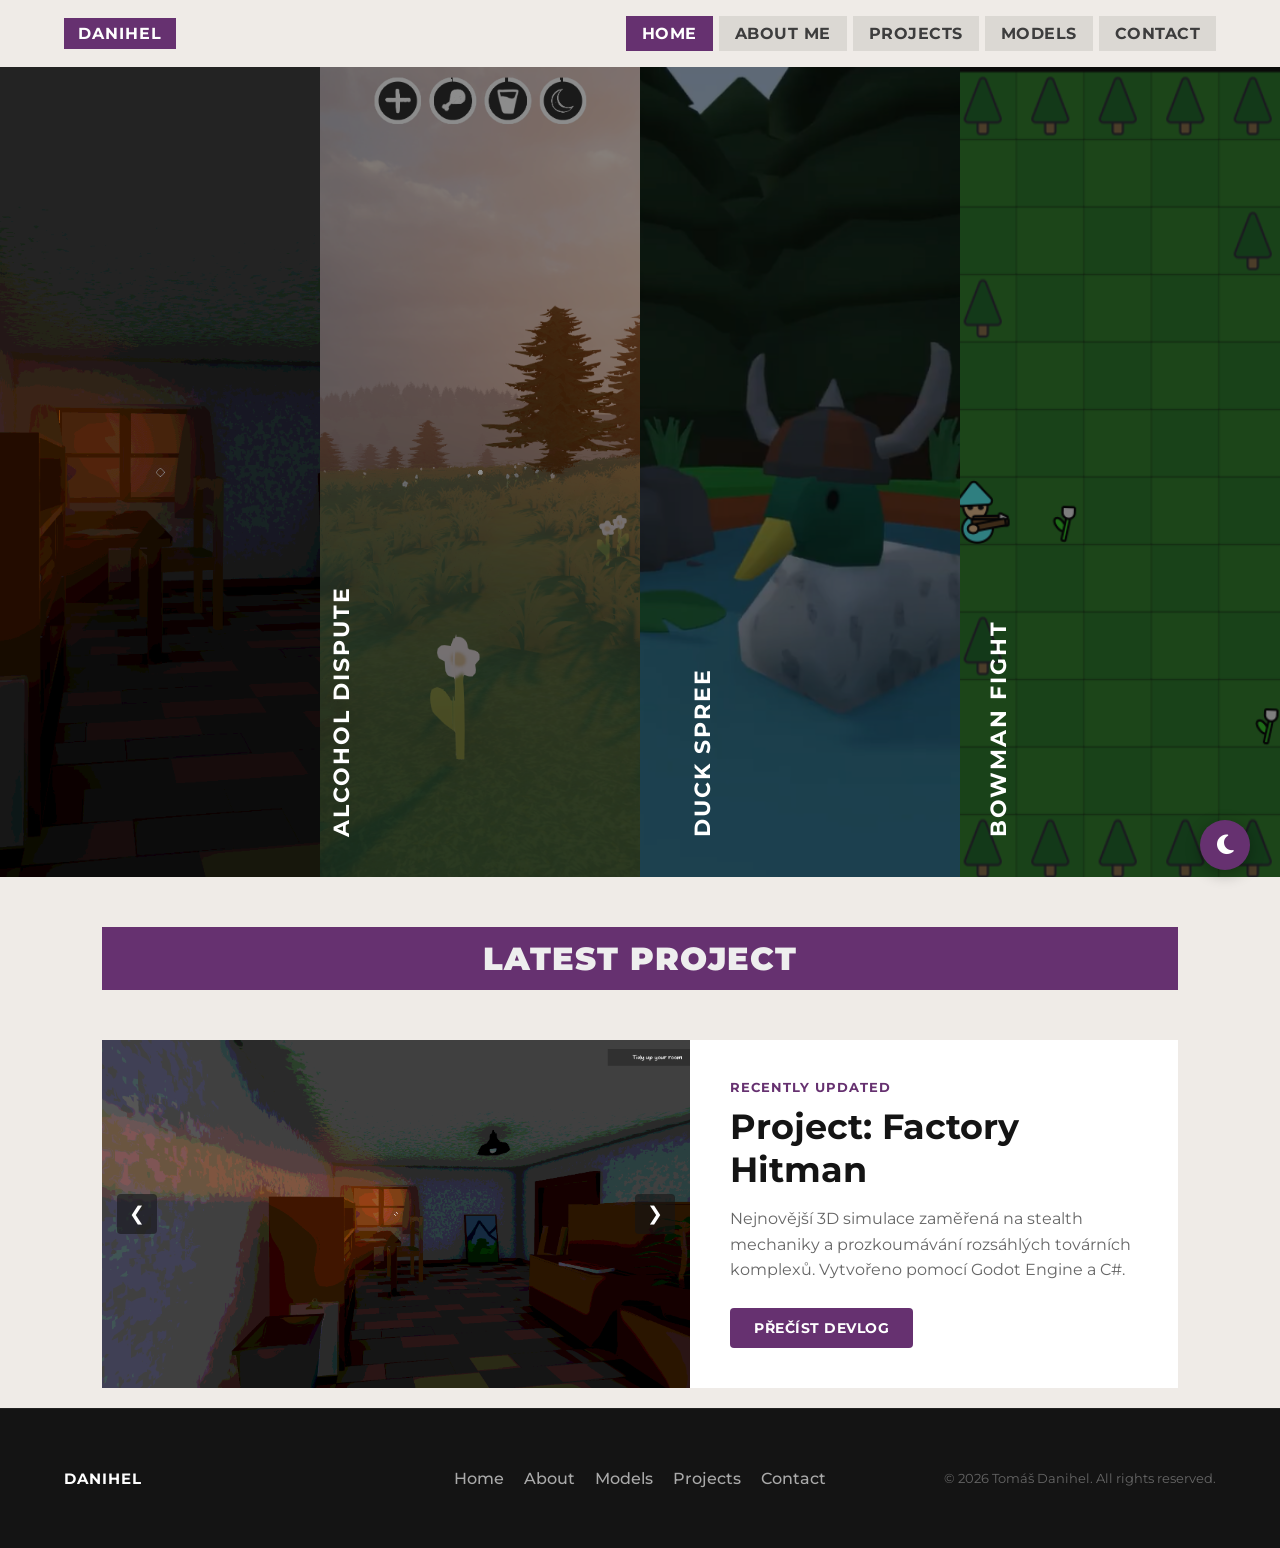
<file: index.html>
<!DOCTYPE html>
<html lang="en">
<head>
    <meta charset="UTF-8">
    <meta name="viewport" content="width=device-width, initial-scale=1.0">
    <link href="https://fonts.googleapis.com/css2?family=Montserrat:wght@100;300;400;500;700;900&display=swap" rel="stylesheet">
    <link rel="stylesheet" href="https://cdnjs.cloudflare.com/ajax/libs/font-awesome/6.4.0/css/all.min.css">
    <link rel="stylesheet" href="styles.css">
    <title>Tomáš Danihel - Home</title>
</head>
<body>
    <header>
        <nav>
            <div><a href="index.html" class="brand-logo">DANIHEL</a></div>
            <button class="mobile-menu-btn" onclick="toggleMobileMenu()">
                <i class="fa-solid fa-bars" id="menu-icon"></i>
            </button>
            <div class="nav-links" id="nav-links">
                <a href="index.html" class="nav-btn active">HOME</a>
                <a href="about.html" class="nav-btn">ABOUT ME</a>
                <a href="projects.html" class="nav-btn">PROJECTS</a>
                <a href="worlds.html" class="nav-btn">MODELS</a>
                <a href="contact.html" class="nav-btn">CONTACT</a>
            </div>
        </nav>
    </header>

    <main>
        <div class="accordion-container">
            <div class="panel" style="background-image: url('hitman.png');" onclick="window.location.href='project.html?id=palenka'">
                <h3 class="panel-title-vertical">Project: Factory Hitman</h3>
                <div class="panel-content">
                    <h2>Project: Factory Hitman</h2>
                    <p>3D simulace z českého venkova (Godot / C#)</p>
                    <a href="project.html?id=palenka" class="cta-button">MORE</a>
                </div>
            </div>

            <div class="panel" style="background-image: url('palenka.png');" onclick="window.location.href='project.html?id=eatortoss'">
                <h3 class="panel-title-vertical">Alcohol Dispute</h3>
                <div class="panel-content">
                    <h2>Alcohol Dispute</h2>
                    <p>Webová aplikace pro sledování trvanlivosti potravin.</p>
                    <a href="project.html?id=eatortoss" class="cta-button">MORE</a>
                </div>
            </div>

            <div class="panel" style="background-image: url('duck.png');" onclick="window.location.href='project.html?id=ducking'">
                <h3 class="panel-title-vertical">Duck Spree</h3>
                <div class="panel-content">
                    <h2>Duck Spree</h2>
                    <p>Nezávislé herní studio a 3D duck simulator sandbox.</p>
                    <a href="project.html?id=ducking" class="cta-button">MORE</a>
                </div>
            </div>

            <div class="panel" style="background-image: url('bowman.png');" onclick="window.location.href='project.html?id=snow'">
                <h3 class="panel-title-vertical">Bowman Fight</h3>
                <div class="panel-content">
                    <h2>Bowman Figh</h2>
                    <p>Relaxační 3D hra s interaktivní deformací sněhu.</p>
                    <a href="project.html?id=snow" class="cta-button">MORE</a>
                </div>
            </div>
        </div>
        
        <section class="content-section" style="padding-bottom: 20px;">
             <div class="section-header">
                <h2>Latest Project</h2>
             </div>

             <div style="display: flex; flex-wrap: wrap; background: white; border-radius: 0px; overflow: hidden;">
                 
                 <div id="latest-project-slider" style="position: relative; flex: 1 1 400px; min-height: 300px; background-image: url('hitman.png'); background-size: cover; background-position: center;">
                     
                     <button class="carousel-btn prev" id="latest-prev">&#10094;</button>
                     <button class="carousel-btn next" id="latest-next">&#10095;</button>

                 </div>
                 
                 <div style="flex: 1 1 300px; padding: 40px; display: flex; flex-direction: column; justify-content: center;">
                    <div style="font-size: 0.8rem; font-weight: 700; color: var(--main-red); text-transform: uppercase; margin-bottom: 10px; letter-spacing: 1px;">Recently Updated</div>
                    <h3 style="font-size: 2.2rem; color: #141414; margin-bottom: 15px; font-weight: 700;">Project: Factory Hitman</h3>
                    <p style="color: #666; line-height: 1.6; margin-bottom: 25px; font-weight: 400;">Nejnovější 3D simulace zaměřená na stealth mechaniky a prozkoumávání rozsáhlých továrních komplexů. Vytvořeno pomocí Godot Engine a C#.</p>
                    <div>
                        <a href="project.html?id=palenka" class="cta-button">Přečíst Devlog</a>
                    </div>
                </div>
            </div>
         </section>

    </main>

    <footer>
        <div class="footer-inner">
            <div class="footer-brand">DANIHEL</div>
            <div class="footer-links">
                <a href="index.html">Home</a>
                <a href="about.html">About</a>
                <a href="worlds.html">Models</a>
                <a href="projects.html">Projects</a>
                <a href="contact.html">Contact</a>
            </div>
            <div class="footer-copy">&copy; 2026 Tomáš Danihel. All rights reserved.</div>
        </div>
    </footer>

    <button id="theme-toggle" class="theme-toggle-btn" aria-label="Toggle Theme">
        <i class="fa-solid fa-moon"></i>
    </button>

    <script>
        const latestImages = [
            "hitman.png", 
            "goki_games.png", 
            "duck.png"  
        ];

        let latestCurrentIndex = 0;
        const sliderContainer = document.getElementById("latest-project-slider");
        const latestPrevBtn = document.getElementById("latest-prev");
        const latestNextBtn = document.getElementById("latest-next");

        function updateLatestSlider() {
            sliderContainer.style.backgroundImage = `url('${latestImages[latestCurrentIndex]}')`;
        }

        latestNextBtn.addEventListener("click", () => {
            latestCurrentIndex++;
            if (latestCurrentIndex >= latestImages.length) {
                latestCurrentIndex = 0;
            }
            updateLatestSlider();
        });

        latestPrevBtn.addEventListener("click", () => {
            latestCurrentIndex--;
            if (latestCurrentIndex < 0) {
                latestCurrentIndex = latestImages.length - 1; 
            }
            updateLatestSlider();
        });
    </script>
    <script src="script.js"></script>
</body>
</html>
</file>
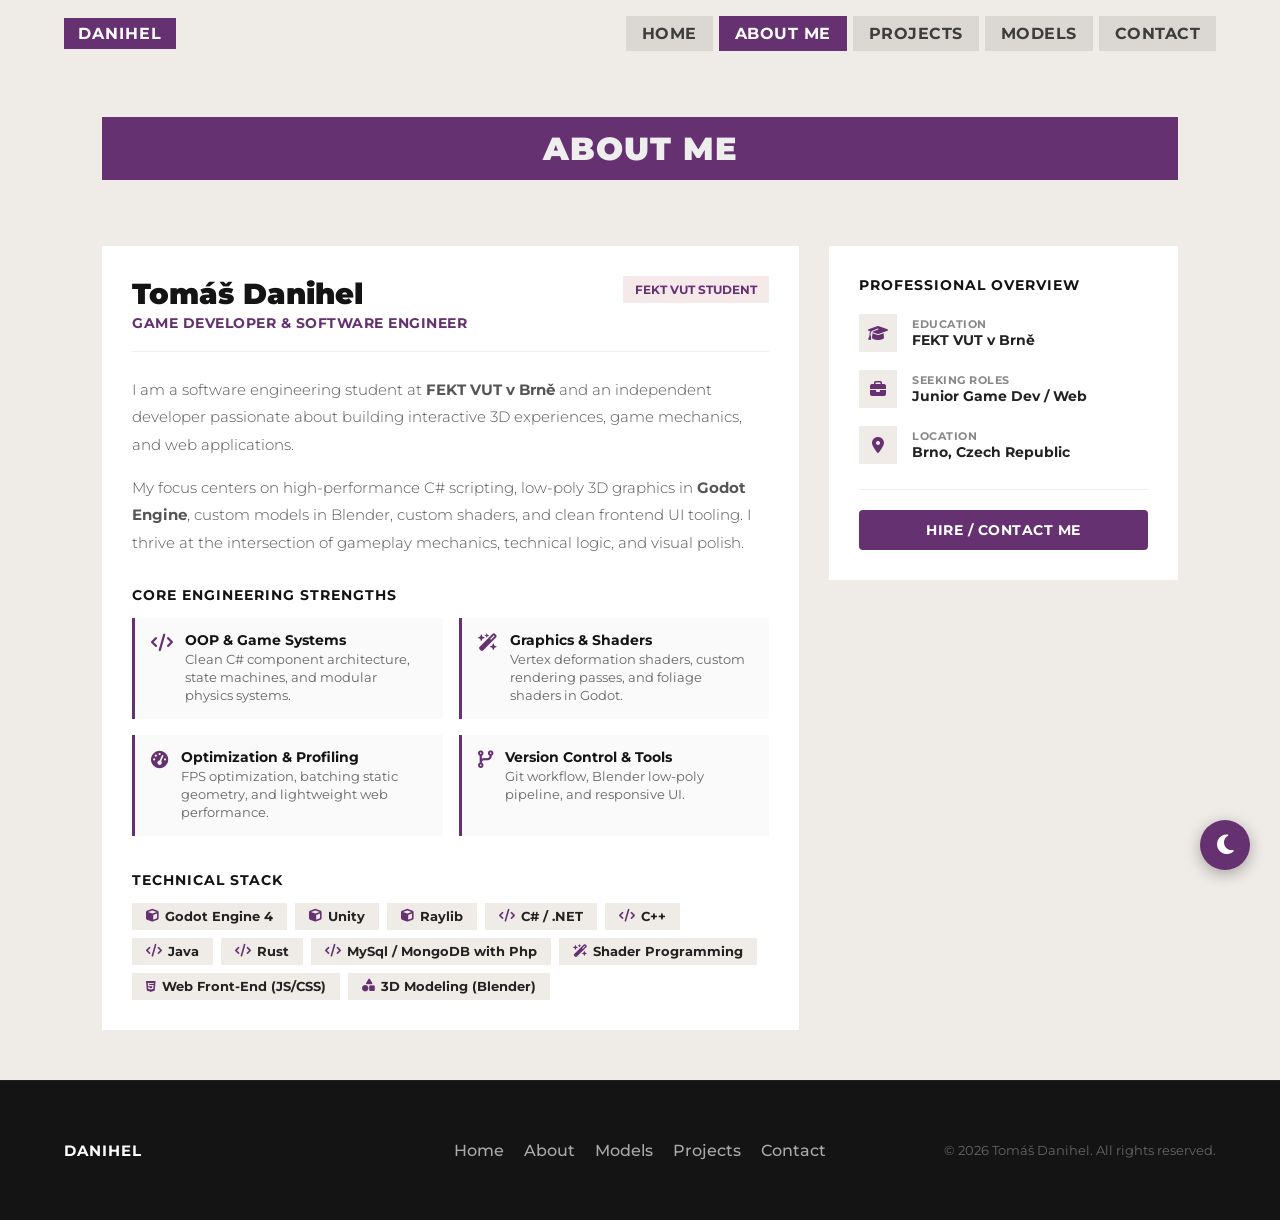
<file: about.html>
<!DOCTYPE html>
<html lang="en">
<head>
    <meta charset="UTF-8">
    <meta name="viewport" content="width=device-width, initial-scale=1.0">
    <link href="https://fonts.googleapis.com/css2?family=Montserrat:wght@100;300;400;500;700;900&display=swap" rel="stylesheet">
    <link rel="stylesheet" href="https://cdnjs.cloudflare.com/ajax/libs/font-awesome/6.4.0/css/all.min.css">
    <link rel="stylesheet" href="styles.css">
    <title>Tomáš Danihel - About</title>
</head>
<body>
    <header>
        <nav>
            <div><a href="index.html" class="brand-logo">DANIHEL</a></div>
            <button class="mobile-menu-btn" onclick="toggleMobileMenu()">
                <i class="fa-solid fa-bars" id="menu-icon"></i>
            </button>
            <div class="nav-links" id="nav-links">
                <a href="index.html" class="nav-btn">HOME</a>
                <a href="about.html" class="nav-btn active">ABOUT ME</a>
                <a href="projects.html" class="nav-btn">PROJECTS</a>
                <a href="worlds.html" class="nav-btn">MODELS</a>
                <a href="contact.html" class="nav-btn">CONTACT</a>
            </div>
        </nav>
    </header>

    <main>
        <section class="content-section">
            <div class="section-header">
                <h2>About Me</h2>
                <div class="divider"></div>
            </div>

            <div class="about-clean-container">
                <div class="about-main-card">
                    <div class="about-header-flex">
                        <div>
                            <h3 class="about-name">Tomáš Danihel</h3>
                            <span class="about-subtitle">Game Developer & Software Engineer</span>
                        </div>
                        <span class="about-badge">FEKT VUT Student</span>
                    </div>
                    
                    <p class="about-text">
                        I am a software engineering student at <strong>FEKT VUT v Brně</strong> and an independent developer passionate about building interactive 3D experiences, game mechanics, and web applications.
                    </p>
                    <p class="about-text">
                        My focus centers on high-performance C# scripting, low-poly 3D graphics in <strong>Godot Engine</strong>, custom models in Blender, custom shaders, and clean frontend UI tooling. I thrive at the intersection of gameplay mechanics, technical logic, and visual polish.
                    </p>

                    <div style="margin-top: 30px;">
                        <h4 class="about-subheading">Core Engineering Strengths</h4>
                        <div class="competencies-grid">
                            <div class="comp-box">
                                <i class="fa-solid fa-code"></i>
                                <div>
                                    <strong>OOP & Game Systems</strong>
                                    <p>Clean C# component architecture, state machines, and modular physics systems.</p>
                                </div>
                            </div>
                            <div class="comp-box">
                                <i class="fa-solid fa-wand-magic-sparkles"></i>
                                <div>
                                    <strong>Graphics & Shaders</strong>
                                    <p>Vertex deformation shaders, custom rendering passes, and foliage shaders in Godot.</p>
                                </div>
                            </div>
                            <div class="comp-box">
                                <i class="fa-solid fa-gauge-high"></i>
                                <div>
                                    <strong>Optimization & Profiling</strong>
                                    <p>FPS optimization, batching static geometry, and lightweight web performance.</p>
                                </div>
                            </div>
                            <div class="comp-box">
                                <i class="fa-solid fa-code-branch"></i>
                                <div>
                                    <strong>Version Control & Tools</strong>
                                    <p>Git workflow, Blender low-poly pipeline, and responsive UI.</p>
                                </div>
                            </div>
                        </div>
                    </div>

                    <div style="margin-top: 35px;">
                        <h4 class="about-subheading">Technical Stack</h4>
                        <div class="skills-wrap">
                            <span class="skill-badge"><i class="fa-solid fa-cube"></i> Godot Engine 4</span>
                            <span class="skill-badge"><i class="fa-solid fa-cube"></i> Unity</span>
                            <span class="skill-badge"><i class="fa-solid fa-cube"></i> Raylib</span>
                            <span class="skill-badge"><i class="fa-solid fa-code"></i> C# / .NET</span>
                            <span class="skill-badge"><i class="fa-solid fa-code"></i> C++</span>
                            <span class="skill-badge"><i class="fa-solid fa-code"></i> Java</span>
                            <span class="skill-badge"><i class="fa-solid fa-code"></i> Rust</span>
                            <span class="skill-badge"><i class="fa-solid fa-code"></i> MySql / MongoDB with Php</span>
                            <span class="skill-badge"><i class="fa-solid fa-wand-magic-sparkles"></i> Shader Programming</span>
                            <span class="skill-badge"><i class="fa-brands fa-html5"></i> Web Front-End (JS/CSS)</span>
                            <span class="skill-badge"><i class="fa-solid fa-shapes"></i> 3D Modeling (Blender)</span>
                        </div>
                    </div>
                </div>

                <div class="about-side-card">
                    <h4 class="about-subheading" style="margin-bottom: 20px;">Professional Overview</h4>
                    <div class="clean-info-row">
                        <i class="fa-solid fa-graduation-cap"></i>
                        <div><small>EDUCATION</small><div>FEKT VUT v Brně</div></div>
                    </div>
                    <div class="clean-info-row">
                        <i class="fa-solid fa-briefcase"></i>
                        <div><small>SEEKING ROLES</small><div>Junior Game Dev / Web</div></div>
                    </div>
                    <div class="clean-info-row">
                        <i class="fa-solid fa-location-dot"></i>
                        <div><small>LOCATION</small><div>Brno, Czech Republic</div></div>
                    </div>

                    <div style="margin-top: 25px; padding-top: 20px; border-top: 1px solid #eee;">
                        <a href="contact.html" class="cta-button" style="width: 100%; text-align: center;">Hire / Contact Me</a>
                    </div>
                </div>
            </div>
        </section>
    </main>

    <footer>
        <div class="footer-inner">
            <div class="footer-brand">DANIHEL</div>
            <div class="footer-links">
                <a href="index.html">Home</a>
                <a href="about.html">About</a>
                <a href="worlds.html">Models</a>
                <a href="projects.html">Projects</a>
                <a href="contact.html">Contact</a>
            </div>
            <div class="footer-copy">&copy; 2026 Tomáš Danihel. All rights reserved.</div>
        </div>
    </footer>

    <button id="theme-toggle" class="theme-toggle-btn" aria-label="Toggle Theme">
        <i class="fa-solid fa-moon"></i>
    </button>

    <script src="script.js"></script>
</body>
</html>
</file>
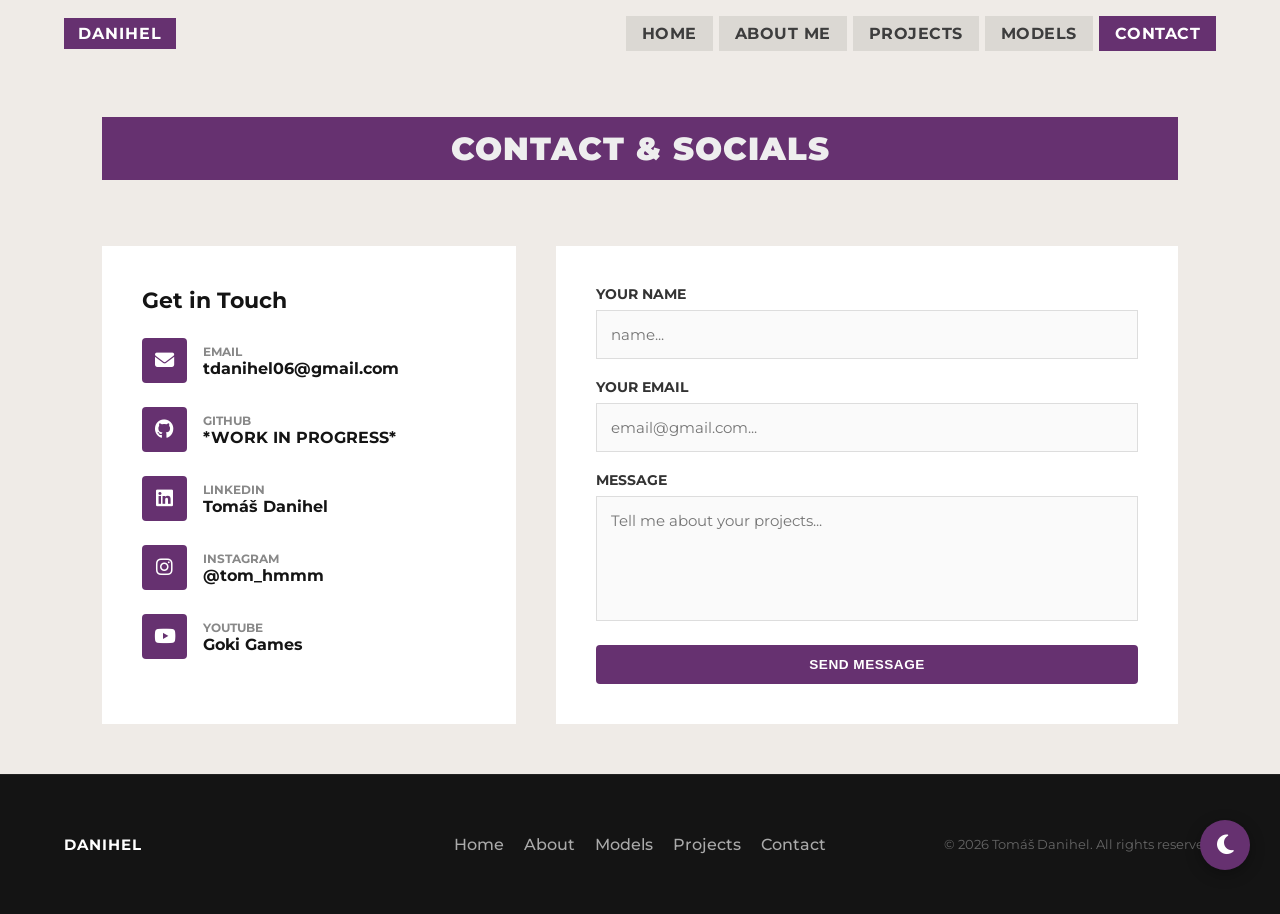
<file: contact.html>
<!DOCTYPE html>
<html lang="en">
<head>
    <meta charset="UTF-8">
    <meta name="viewport" content="width=device-width, initial-scale=1.0">
    <link href="https://fonts.googleapis.com/css2?family=Montserrat:wght@100;300;400;500;700;900&display=swap" rel="stylesheet">
    <link rel="stylesheet" href="https://cdnjs.cloudflare.com/ajax/libs/font-awesome/6.4.0/css/all.min.css">
    <link rel="stylesheet" href="styles.css">
    <title>Tomáš Danihel - Contact</title>
</head>
<body>
    <header>
        <nav>
            <div><a href="index.html" class="brand-logo">DANIHEL</a></div>
            <button class="mobile-menu-btn" onclick="toggleMobileMenu()">
                <i class="fa-solid fa-bars" id="menu-icon"></i>
            </button>
            <div class="nav-links" id="nav-links">
                <a href="index.html" class="nav-btn">HOME</a>
                <a href="about.html" class="nav-btn">ABOUT ME</a>
                <a href="projects.html" class="nav-btn">PROJECTS</a>
                <a href="worlds.html" class="nav-btn">MODELS</a>
                <a href="contact.html" class="nav-btn active">CONTACT</a>
            </div>
        </nav>
    </header>

    <main>
        <section class="content-section">
            <div class="section-header">
                <h2>Contact & Socials</h2>
                <div class="divider"></div>
            </div>

            <div class="contact-grid">
                <div class="contact-card">
                    <h3 style="font-size: 1.4rem; font-weight: 700; margin-bottom: 24px; color: #141414;">Get in Touch</h3>
                    
                    <div class="contact-info-item">
                        <i class="fa-solid fa-envelope"></i>
                        <div>
                            <div style="font-size: 0.75rem; font-weight: 700; color: #888;">EMAIL</div>
                            <div style="font-weight: 700; color: #141414;">
                                <a href="mailto:tdanihel06@gmail.com" style="text-decoration: none; color: inherit; display: inline-flex; align-items: center; gap: 6px;">
                                    tdanihel06@gmail.com 
                                </a>
                            </div>
                        </div>
                    </div>
                    
                    <div class="contact-info-item">
                        <i class="fa-brands fa-github"></i>
                        <div>
                            <div style="font-size: 0.75rem; font-weight: 700; color: #888;">GITHUB</div>
                            <div style="font-weight: 700; color: #141414;">*WORK IN PROGRESS*</div>
                        </div>
                    </div>

                    <div class="contact-info-item">
                        <i class="fa-brands fa-linkedin"></i>
                        <div>
                            <div style="font-size: 0.75rem; font-weight: 700; color: #888;">LINKEDIN</div>
                            <div style="font-weight: 700; color: #141414;">
                                <a href="https://www.linkedin.com/in/tom%C3%A1%C5%A1-danihel-173b09387/" target="_blank" style="text-decoration: none; color: inherit; display: inline-flex; align-items: center; gap: 6px;">
                                    Tomáš Danihel
                                </a>
                            </div>
                        </div>
                    </div>

                    <div class="contact-info-item">
                        <i class="fa-brands fa-instagram"></i>
                        <div>
                            <div style="font-size: 0.75rem; font-weight: 700; color: #888;">INSTAGRAM</div>
                            <div style="font-weight: 700; color: #141414;">
                                <a href="https://www.instagram.com/tom_hmmm/" target="_blank" style="text-decoration: none; color: inherit; display: inline-flex; align-items: center; gap: 6px;">
                                    @tom_hmmm
                                </a>
                            </div>
                        </div>
                    </div>

                    <div class="contact-info-item">
                        <i class="fa-brands fa-youtube"></i>
                        <div>
                            <div style="font-size: 0.75rem; font-weight: 700; color: #888;">YOUTUBE</div>
                            <div style="font-weight: 700; color: #141414;">
                                <a href="https://www.youtube.com/@GoKigames" target="_blank" style="text-decoration: none; color: inherit; display: inline-flex; align-items: center; gap: 6px;">
                                    Goki Games 
                                </a>
                            </div>
                        </div>
                    </div>
                </div>

                <div class="contact-card">
                    <form onsubmit="handleFormSubmit(event)">
                        <div class="form-group">
                            <label for="name">Your Name</label>
                            <input type="text" id="name" name="name" required placeholder="name...">
                        </div>
                        <div class="form-group">
                            <label for="email">Your Email</label>
                            <input type="email" id="email" name="email" required placeholder="email@gmail.com...">
                        </div>
                        <div class="form-group">
                            <label for="message">Message</label>
                            <textarea id="message" name="message" rows="5" required placeholder="Tell me about your projects..."></textarea>
                        </div>
                        <button type="submit" class="cta-button" style="width: 100%; text-align: center;">Send Message</button>
                    </form>
                    <div id="form-success" style="display: none; margin-top: 15px; color: #888; font-weight: 500; text-align: center;">
                        Thank you! Your message has been sent.
                    </div>
                </div>
            </div>
        </section>
    </main>

    <footer>
        <div class="footer-inner">
            <div class="footer-brand">DANIHEL</div>
            <div class="footer-links">
                <a href="index.html">Home</a>
                <a href="about.html">About</a>
                <a href="worlds.html">Models</a>
                <a href="projects.html">Projects</a>
                <a href="contact.html">Contact</a>
            </div>
            <div class="footer-copy">&copy; 2026 Tomáš Danihel. All rights reserved.</div>
        </div>
    </footer>

    <button id="theme-toggle" class="theme-toggle-btn" aria-label="Toggle Theme">
        <i class="fa-solid fa-moon"></i>
    </button>
    
    <script src="script.js"></script>
</body>
</html>
</file>
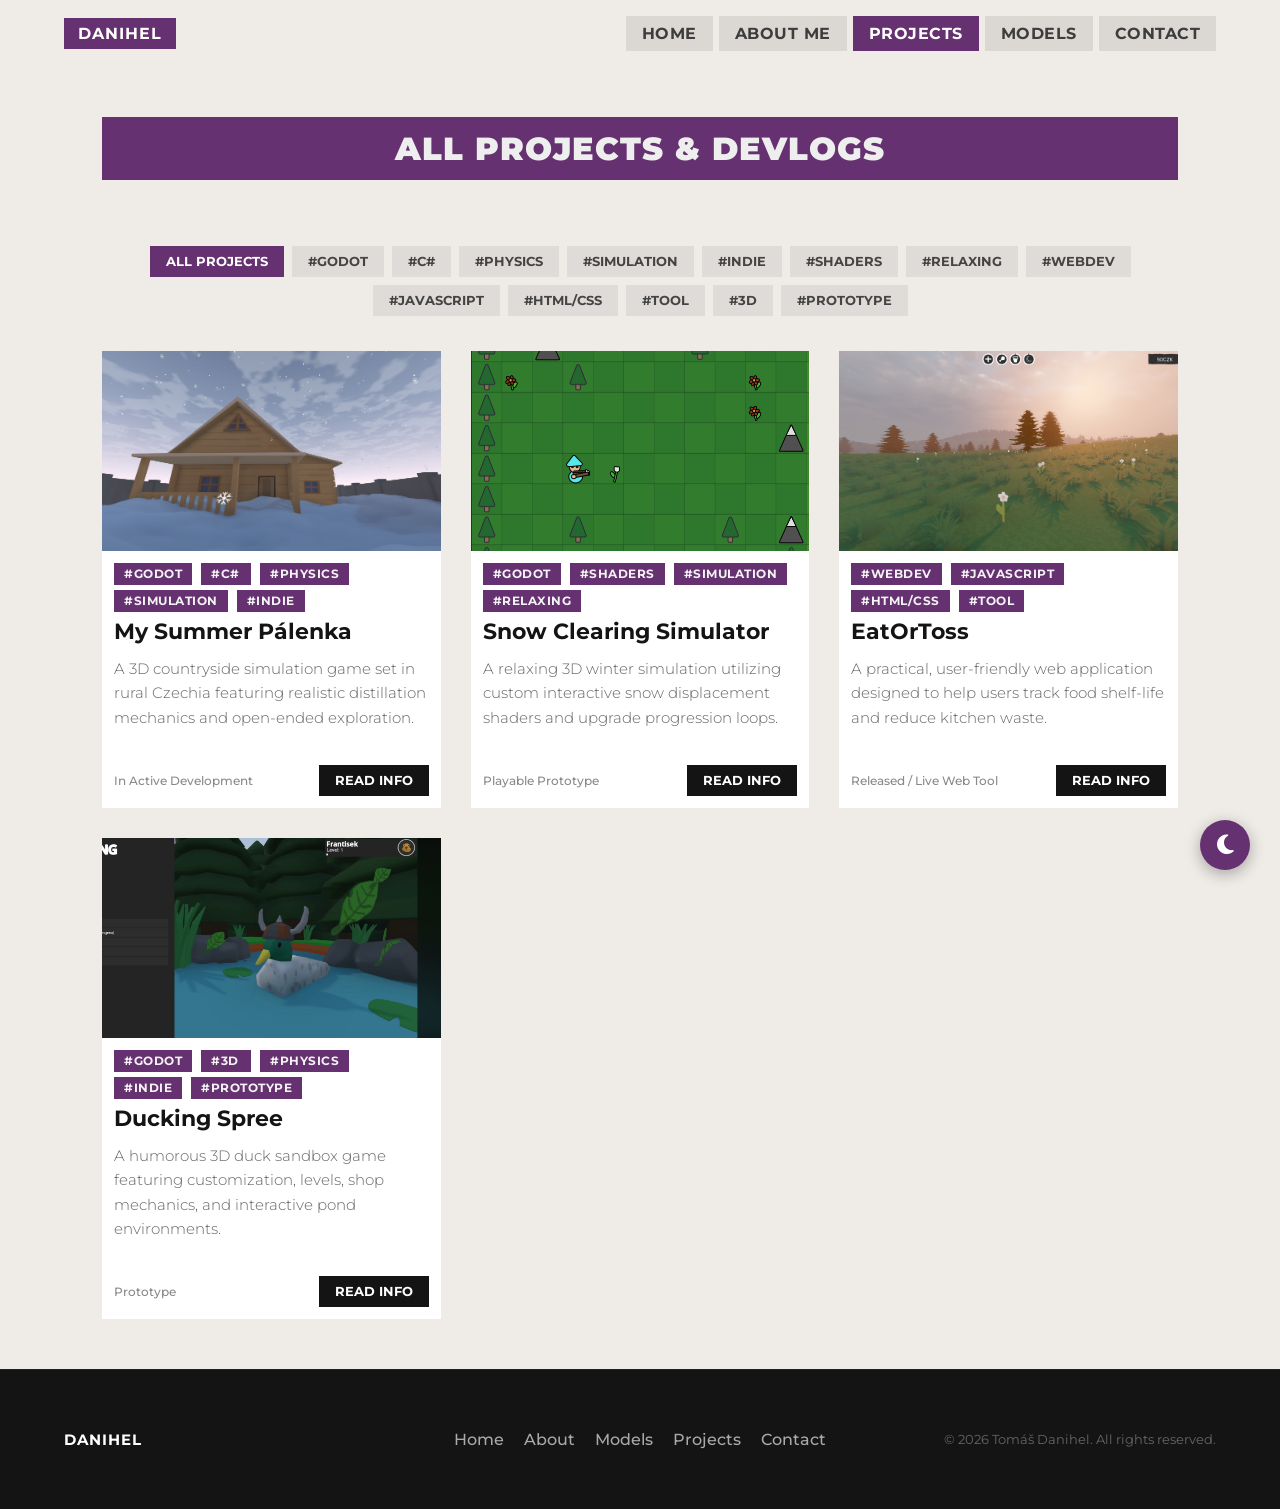
<file: projects.html>
<!DOCTYPE html>
<html lang="en">
<head>
    <meta charset="UTF-8">
    <meta name="viewport" content="width=device-width, initial-scale=1.0">
    <link href="https://fonts.googleapis.com/css2?family=Montserrat:wght@100;300;400;500;700;900&display=swap" rel="stylesheet">
    <link rel="stylesheet" href="https://cdnjs.cloudflare.com/ajax/libs/font-awesome/6.4.0/css/all.min.css">
    <link rel="stylesheet" href="styles.css">
    <title>Tomáš Danihel - Projects</title>
</head>
<body>
    <header>
        <nav>
            <div><a href="index.html" class="brand-logo">DANIHEL</a></div>
            <button class="mobile-menu-btn" onclick="toggleMobileMenu()">
                <i class="fa-solid fa-bars" id="menu-icon"></i>
            </button>
            <div class="nav-links" id="nav-links">
                <a href="index.html" class="nav-btn">HOME</a>
                <a href="about.html" class="nav-btn">ABOUT ME</a>
                <a href="projects.html" class="nav-btn active">PROJECTS</a>
                <a href="worlds.html" class="nav-btn">MODELS</a>
                <a href="contact.html" class="nav-btn">CONTACT</a>
            </div>
        </nav>
    </header>

    <main>
        <section class="content-section">
            <div class="section-header">
                <h2>All Projects & Devlogs</h2>
                <div class="divider"></div>
            </div>

            <div class="tag-filter-bar" id="tag-filter-bar"></div>

            <div class="card-grid" id="projects-grid">
            </div>
        </section>
    </main>

    <footer>
        <div class="footer-inner">
            <div class="footer-brand">DANIHEL</div>
            <div class="footer-links">
                <a href="index.html">Home</a>
                <a href="about.html">About</a>
                <a href="worlds.html">Models</a>
                <a href="projects.html">Projects</a>
                <a href="contact.html">Contact</a>
            </div>
            <div class="footer-copy">&copy; 2026 Tomáš Danihel. All rights reserved.</div>
        </div>
    </footer>

    <button id="theme-toggle" class="theme-toggle-btn" aria-label="Toggle Theme">
        <i class="fa-solid fa-moon"></i>
    </button>

    <script src="script.js"></script>
</body>
</html>
</file>
<file: styles.css>
:root {
--main-red: #663170;
--main-red-rgb: 154, 42, 51;
}

* { padding: 0; margin: 0; box-sizing: border-box; }

body {
background-color: #efebe7;
color: #222;
font-family: 'Montserrat', sans-serif;
scroll-behavior: smooth;
min-height: 100vh;
display: flex;
flex-direction: column;
justify-content: space-between; 
}

/* =========================================
NAVIGATION
========================================= */
header {
position: sticky;
top: 0;
z-index: 100;
background-color: rgba(239, 235, 231, 0.95);
backdrop-filter: blur(8px);
}

nav {
display: flex;
justify-content: space-between;
align-items: center;
color: rgb(20, 20, 20);
min-height: 60px;
padding: 16px 5%;
max-width: 1400px;
margin: 0 auto;
}

.brand-logo {
background-color: var(--main-red);
color: white;
padding: 6px 14px;
font-weight: 700;
letter-spacing: 1px;
text-decoration: none;
display: inline-block;
}

.nav-links {
display: flex;
gap: 6px;
}

.nav-btn {
background-color: rgba(77, 76, 76, 0.12);
color: rgb(61, 61, 61);
padding: 8px 16px;
font-family: 'Montserrat', sans-serif;
font-weight: 700;
font-size: 1    rem;
text-transform: uppercase;
letter-spacing: 0.5px;
text-decoration: none;
border: none;
cursor: pointer;
transition: all 0.25s ease;
}

.nav-btn:hover, .nav-btn.active {
background-color: var(--main-red);
color: white;
}

.mobile-menu-btn {
display: none;
background: transparent;
border: none;
font-size: 1.4rem;
color: #141414;
cursor: pointer;
padding: 6px;
}

/* Page Container */
main {
flex: 1;
width: 100%;
}

/* =========================================
INTERACTIVE HORIZONTAL ACCORDION
========================================= */
.accordion-container {
display: flex;
width: 100%;
height: 90vh;
max-height: 950px;
min-height: 520px;
background-color: #141414;
}

.panel {
background-size: cover;
background-position: center;
background-repeat: no-repeat;
flex: 1;
position: relative;
transition: flex 0.5s cubic-bezier(0.25, 1, 0.5, 1);
cursor: pointer;
overflow: hidden;
}

.panel:last-child {
border-right: none;
}

.accordion-container:hover .panel::before {
background: rgba(0, 0, 0, 0.75);
}

.panel::before {
content: '';
position: absolute;
top: 0; left: 0; right: 0; bottom: 0;
background: rgba(0, 0, 0, 0.45);
transition: background 0.4s;
z-index: 1;
}

.panel:hover { flex: 4; }
.accordion-container:hover .panel:hover::before { background: rgba(0, 0, 0, 0.15); }

.panel-title-vertical {
position: absolute;
bottom: 40px;
left: 50%;
transform: translateX(-50%) rotate(-90deg);
transform-origin: left bottom;
color: white;
font-size: 1.4rem;
font-weight: 700;
text-transform: uppercase;
white-space: nowrap;
letter-spacing: 2px;
z-index: 2;
transition: opacity 0.3s;
}

.panel:hover .panel-title-vertical { opacity: 0; }

.panel-content {
position: absolute;
bottom: 40px;
left: 40px;
color: white;
z-index: 2;
opacity: 0;
transform: translateY(20px);
transition: opacity 0.4s ease-in-out, transform 0.4s ease-in-out;
transition-delay: 0.15s;
white-space: nowrap;
}

.panel:hover .panel-content {
opacity: 1;
transform: translateY(0);
}

.panel-content h2 {
font-size: 2.8rem;
font-weight: 900;
margin-bottom: 10px;
text-transform: uppercase;
letter-spacing: 0.5px;
}

.panel-content p {
font-size: 1.1rem;
font-weight: 300;
margin-bottom: 20px;
color: #e0e0e0;
}

/* Call to Action Buttons */
.cta-button {
background-color: var(--main-red);
color: white;
padding: 12px 24px;
text-decoration: none;
font-weight: 700;
border-radius: 4px;
text-transform: uppercase;
font-size: 0.85rem;
letter-spacing: 0.5px;
transition: transform 0.2s ease, background-color 0.2s ease, color 0.2s ease;
display: inline-block;
border: none;
cursor: pointer;
}

.cta-button:hover {
transform: translateY(-3px);
background-color: white;
color: var(--main-red);
}

/* =========================================
   CAROUSEL BUTTONS (DEVLOG)
========================================= */
.carousel-btn {
  user-select: none;
  position: absolute;
  top: 50%;
  transform: translateY(-50%);
  background-color: rgba(20, 20, 20, 0.6);
  color: white;
  border: none;
  width: 40px;
  height: 40px;
  display: flex;
  align-items: center;
  justify-content: center;
  cursor: pointer;
  font-size: 1.2rem;
  z-index: 10;
  transition: background-color 0.2s ease, transform 0.2s ease;
  border-radius: 4px;
}

.carousel-btn:hover {
  background-color: var(--main-red);
  transform: translateY(-50%) scale(1.1);
}

.carousel-btn.prev {
  left: 15px;
}

.carousel-btn.next {
  right: 15px;
}

/* =========================================
GENERAL SECTIONS & CARDS
========================================= */
.content-section {
padding: 50px 8%;
max-width: 1400px;
margin: 0 auto;
}

.section-header {
margin-bottom: 50px;
text-align: center;
}

.section-header h2 {
padding: 12px;
font-size: 2rem;
color: rgb(238, 238, 238);
background-color: var(--main-red);;
font-weight: 900;
text-transform: uppercase;
letter-spacing: 1px;
}

.section-header p {
color: #666;
margin-top: 10px;
font-size: 1.05rem;
font-weight: 300;
}

.divider {
height: 4px;
width: 100%;
background-color: rgba(var(--main-red-rgb), 0);
margin: 12px auto 0;
}

.card-grid {
display: grid;
grid-template-columns: repeat(auto-fit, minmax(320px, 1fr));
gap: 30px;
}

.card {
background-color: white;
transition: transform 0.3s ease, box-shadow 0.3s ease;
overflow: hidden;
display: flex;
flex-direction: column;
justify-content: space-between;
}

.card-img-wrap {
height: 200px;
width: 100%;
background-color: #141414;
overflow: hidden;
position: relative;
cursor: pointer;
}

.card-img-wrap img {
width: 100%;
height: 100%;
object-fit: cover;
transition: transform 0.4s ease;
}

.card:hover .card-img-wrap img { transform: scale(1.05); }

.card-body {
padding: 12px;
flex: 1;
display: flex;
flex-direction: column;
}

.card h3 {
font-size: 1.4rem;
color: rgb(20, 20, 20);
margin-bottom: 12px;
font-weight: 700;
}

.card p {
color: rgb(100, 100, 100);
line-height: 1.6;
font-weight: 300;
font-size: 0.95rem;
margin-bottom: 20px;
flex: 1;
}

.card-footer {
padding-top: 15px;
display: flex;
justify-content: space-between;
align-items: center;
}

.btn-read-info {
background-color: #141414;
color: white;
padding: 8px 16px;
font-weight: 700;
font-size: 0.8rem;
text-transform: uppercase;
border: none;
cursor: pointer;
text-decoration: none;
transition: background-color 0.2s ease, transform 0.2s ease;
}

.btn-read-info:hover {
background-color: var(--main-red);
transform: translateY(-2px);
}

.tag-pill {
background-color: var(--main-red);;
color: #f3f3f3;
font-size: 0.72rem;
font-weight: 700;
padding: 4px 10px;
min-width: 50px;
text-transform: uppercase;
letter-spacing: 0.5px;
cursor: pointer;
transition: all 0.2s ease;
display: inline-block;
margin-right: 5px;
margin-bottom: 5px;
text-decoration: none;
}

.tag-pill:hover, .tag-pill.active {
background-color: var(--main-red);
color: white;
}

.tag-filter-bar {
display: flex;
flex-wrap: wrap;
justify-content: center;
gap: 8px;
margin-bottom: 35px;
}

.filter-btn {
background-color: rgba(77, 76, 76, 0.1);
color: #444;
border: none;
padding: 8px 16px;
font-size: 0.8rem;
font-weight: 700;
text-transform: uppercase;
cursor: pointer;
transition: all 0.2s ease;
font-family: 'Montserrat', sans-serif;
}
.filter-btn:hover, .filter-btn.active {
background-color: var(--main-red);
color: white;
}

/* =========================================
ABOUT ME STYLES
========================================= */
.about-clean-container {
display: grid;
grid-template-columns: 2fr 1fr;
gap: 30px;
align-items: start;
}
.about-main-card {
background: white;
padding: 30px;
}
.about-side-card {
background: white;
padding: 30px;
}
.about-header-flex {
display: flex;
justify-content: space-between;
align-items: flex-start;
margin-bottom: 24px;
border-bottom: 1px solid #eee;
padding-bottom: 20px;
}
.about-name { font-size: 1.8rem; font-weight: 900; color: #141414; }
.about-subtitle {
font-size: 0.85rem;
font-weight: 700;
color: var(--main-red);
text-transform: uppercase;
letter-spacing: 0.5px;
display: block;
margin-top: 4px;
}
.about-badge {
background-color: rgba(var(--main-red-rgb), 0.1);
color: var(--main-red);
font-size: 0.75rem;
font-weight: 700;
padding: 6px 12px;
text-transform: uppercase;
}
.about-text {
color: #555;
line-height: 1.8;
font-size: 0.95rem;
font-weight: 300;
margin-bottom: 16px;
}
.about-subheading {
font-size: 0.9rem;
font-weight: 700;
color: #141414;
text-transform: uppercase;
letter-spacing: 1px;
margin-bottom: 14px;
}
.competencies-grid {
display: grid;
grid-template-columns: repeat(auto-fit, minmax(240px, 1fr));
gap: 16px;
margin-top: 12px;
}
.comp-box {
background-color: #fafafa;
border-left: 3px solid var(--main-red);
padding: 14px 16px;
display: flex;
align-items: flex-start;
gap: 12px;
}
.comp-box i { color: var(--main-red); font-size: 1.1rem; margin-top: 2px; }
.comp-box strong { display: block; font-size: 0.85rem; color: #141414; margin-bottom: 3px; }
.comp-box p { font-size: 0.8rem; color: #666; margin: 0; line-height: 1.4; }

.skills-wrap { display: flex; flex-wrap: wrap; gap: 8px; }
.skill-badge {
background-color: #efebe7;
color: #222;
padding: 6px 14px;
font-size: 0.8rem;
font-weight: 700;
display: inline-flex;
align-items: center;
gap: 6px;
}
.skill-badge i { color: var(--main-red); }

.clean-info-row {
display: flex;
align-items: center;
gap: 15px;
margin-bottom: 18px;
}
.clean-info-row i {
width: 38px;
height: 38px;
background: #efebe7;
color: var(--main-red);
display: flex;
align-items: center;
justify-content: center;
font-size: 1rem;
}
.clean-info-row small { display: block; font-size: 0.68rem; font-weight: 700; color: #888; letter-spacing: 0.5px; }
.clean-info-row div { font-weight: 700; font-size: 0.9rem; color: #222; }

/* =========================================
CONTACT & WORLDS PAGE
========================================= */
.worlds-container {
min-height: 65vh;
display: flex;
align-items: center;
justify-content: center;
text-align: center;
padding: 40px 20px;
}
.wip-box {
background: white;
padding: 60px 40px;
max-width: 500px;
width: 100%;
}
.wip-box i { font-size: 3rem; color: var(--main-red); margin-bottom: 20px; }
.wip-box h1 { font-size: 2.2rem; font-weight: 900; text-transform: uppercase; color: #141414; letter-spacing: 1px; }

.contact-grid {
display: grid;
grid-template-columns: 1fr 1.5fr;
gap: 40px;
margin-top: 20px;
}
.contact-card {
background: white;
padding: 40px;
}
.contact-info-item {
display: flex;
align-items: center;
gap: 16px;
margin-bottom: 24px;
}

.contact-info-item i {
  width: 45px;
  height: 45px;
  background-color: var(--main-red);
  color: white;
  display: flex;
  align-items: center;
  justify-content: center;
  font-size: 1.2rem;
  border-radius: 4px;
}
.form-group { margin-bottom: 20px; }
.form-group label {
display: block;
font-weight: 700;
font-size: 0.85rem;
margin-bottom: 8px;
text-transform: uppercase;
color: #333;
}
.form-group input, .form-group textarea {
width: 100%;
padding: 14px;
border: 1px solid #ddd;
font-family: 'Montserrat', sans-serif;
font-size: 0.95rem;
background: #fafafa;
outline: none;
transition: border-color 0.2s;
resize: none;
}
.form-group input:focus, .form-group textarea:focus {
border-color: var(--main-red);
background: white;
}

/* =========================================
PROJECT DEVLOG / DETAIL
========================================= */
.devlog-container {
max-width: 950px;
margin: 0 auto;
background: white;
box-shadow: 0 15px 40px rgba(0,0,0,0.06);
overflow: hidden;
border-top: 6px solid var(--main-red);
}
.devlog-hero { position: relative; height: 380px; background-color: #141414; }
.devlog-hero img { width: 100%; height: 100%; object-fit: cover; }
.devlog-hero-overlay {
position: absolute;
inset: 0;
background: linear-gradient(to top, rgba(20,20,20,0.95), transparent);
display: flex;
align-items: flex-end;
padding: 10px 40px;
}
.devlog-hero-text h1 {
color: white;
font-size: 2.5rem;
font-weight: 900;
text-transform: uppercase;
}
.devlog-meta-bar {
display: flex;
flex-wrap: wrap;
gap: 20px;
background: #141414;
color: #ccc;
padding: 16px 40px;
font-size: 0.85rem;
border-bottom: 1px solid #282828;
}
.devlog-meta-item strong { color: var(--main-red); text-transform: uppercase; margin-right: 5px; }
.devlog-body {
padding: 40px;
color: #333;
line-height: 1.8;
font-weight: 300;
}
.devlog-body h3 {
font-size: 1.5rem;
color: #141414;
margin: 30px 0 12px;
font-weight: 700;
border-left: 4px solid var(--main-red);
padding-left: 12px;
}
.devlog-body p { margin-bottom: 16px; }
.devlog-body ul { margin: 16px 0 24px 24px; }
.devlog-body li { margin-bottom: 8px; }

.back-btn {
display: inline-flex;
align-items: center;
gap: 8px;
background-color: rgba(77, 76, 76, 0.12);
color: #141414;
padding: 10px 20px;
border-radius: 4px;
font-weight: 700;
text-decoration: none;
margin-bottom: 25px;
cursor: pointer;
border: none;
font-family: 'Montserrat', sans-serif;
text-transform: uppercase;
font-size: 0.8rem;
transition: all 0.2s ease;
}
.back-btn:hover { background-color: var(--main-red); color: white; }

/* =========================================
FOOTER
========================================= */
footer {
background-color: #141414;
color: #888;
padding: 60px 5%;
margin-top: auto;
border-top: 1px solid #222;
}
.footer-inner {
max-width: 1400px;
margin: 0 auto;
display: flex;
justify-content: space-between;
align-items: center;
flex-wrap: wrap;
gap: 16px;
}
.footer-brand {
flex: 1;
text-align: left;
color: white;
font-weight: 700;
letter-spacing: 1px;
font-size: 0.95rem;
}
.footer-brand span { color: var(--main-red); }
.footer-links {
display: flex;
justify-content: center;
gap: 20px;
}
.footer-links a {
color: #aaa;
text-decoration: none;
font-size: 1rem;
font-weight: 500;
transition: color 0.2s ease;
}
.footer-links a:hover { color: var(--main-red); }
.footer-copy {
flex: 1;
text-align: right;
font-size: 0.8rem;
color: #666;
}

/* =========================================
RESPONSIVE DESIGN (MOBILE)
========================================= */
@media (max-width: 850px) {
.accordion-container {
flex-direction: column;
height: 85vh;
min-height: 550px;
max-height: none;
}
.panel {
border-right: none;
border-bottom: 2px solid #141414;
flex: 1;
height: auto;
}
.panel:last-child { border-bottom: none; }
.panel:hover, .panel:active { flex: 3; }
.panel-title-vertical {
transform: none;
left: 20px;
bottom: 20px;
font-size: 1.15rem;
white-space: normal;
line-height: 1.2;
}
.panel-content { left: 20px; right: 20px; bottom: 20px; white-space: normal; }
.panel-content h2 { font-size: 1.6rem; margin-bottom: 6px; letter-spacing: 0; }
.panel-content p {
font-size: 0.9rem;
white-space: normal;
display: -webkit-box;
-webkit-line-clamp: 2;
-webkit-box-orient: vertical;
overflow: hidden;
margin-bottom: 12px;
}
.contact-grid, .about-clean-container { grid-template-columns: 1fr; }
}

@media (max-width: 768px) {
.mobile-menu-btn { display: block; }
.nav-links {
display: none;
position: absolute;
top: 100%;
left: 0;
right: 0;
background-color: #efebe7;
flex-direction: column;
padding: 15px 5%;
box-shadow: 0 10px 20px rgba(0,0,0,0.1);
border-bottom: 1px solid #ddd;
}
.nav-links.mobile-open { display: flex; }
.nav-btn { width: 100%; text-align: left; padding: 12px; }
.content-section { padding: 40px 5%; }
.devlog-hero { height: 280px; }
.devlog-hero-text h1 { font-size: 1.8rem; }
.footer-inner { flex-direction: column; text-align: center; }
}

/* =========================================
   DARK THEME & TOGGLE BUTTON
========================================= */
.theme-toggle-btn {
    position: fixed;
    bottom: 30px;
    right: 30px;
    background-color: var(--main-red);
    color: white;
    border: none;
    width: 50px;
    height: 50px;
    border-radius: 50%;
    display: flex;
    align-items: center;
    justify-content: center;
    font-size: 1.4rem;
    cursor: pointer;
    box-shadow: 0 4px 15px rgba(0,0,0,0.3);
    z-index: 9999;
    transition: transform 0.3s ease;
}

.theme-toggle-btn:hover {
    transform: scale(1.1);
}

/* Dark Theme Overrides */
body.dark-theme {
    background-color: #121212;
    color: #e0e0e0;
}

body.dark-theme header {
    background-color: rgba(18, 18, 18, 0.95);
}

body.dark-theme .nav-btn { color: #bbb; }
body.dark-theme .mobile-menu-btn { color: #e0e0e0; }
body.dark-theme .nav-links.mobile-open { background-color: #1e1e1e; border-color: #333; }

/* Background Overrides */
body.dark-theme .card,
body.dark-theme .wip-box,
body.dark-theme .contact-card,
body.dark-theme .about-main-card,
body.dark-theme .about-side-card,
body.dark-theme .devlog-container,
body.dark-theme div[style*="background: white"] {
    background-color: #1e1e1e !important;
}

/* Text Overrides */
body.dark-theme h3, 
body.dark-theme h1, 
body.dark-theme h2:not(.panel-content h2),
body.dark-theme .contact-info-item div div:nth-child(2) {
    color: #eee !important;
}

body.dark-theme p, 
body.dark-theme .section-header p,
body.dark-theme .about-text {
    color: #bbb !important;
}

/* Forms & UI Elements */
body.dark-theme .comp-box,
body.dark-theme .form-group input, 
body.dark-theme .form-group textarea {
    background-color: #2a2a2a !important;
    border-color: #444 !important;
    color: #eee !important;
}

body.dark-theme .comp-box strong, body.dark-theme .form-group label { color: #eee !important; }
body.dark-theme .comp-box p { color: #bbb !important; }

body.dark-theme .clean-info-row i, 
body.dark-theme .skill-badge {
    background-color: #2a2a2a !important;
    color: #eee !important;
}
</file>
